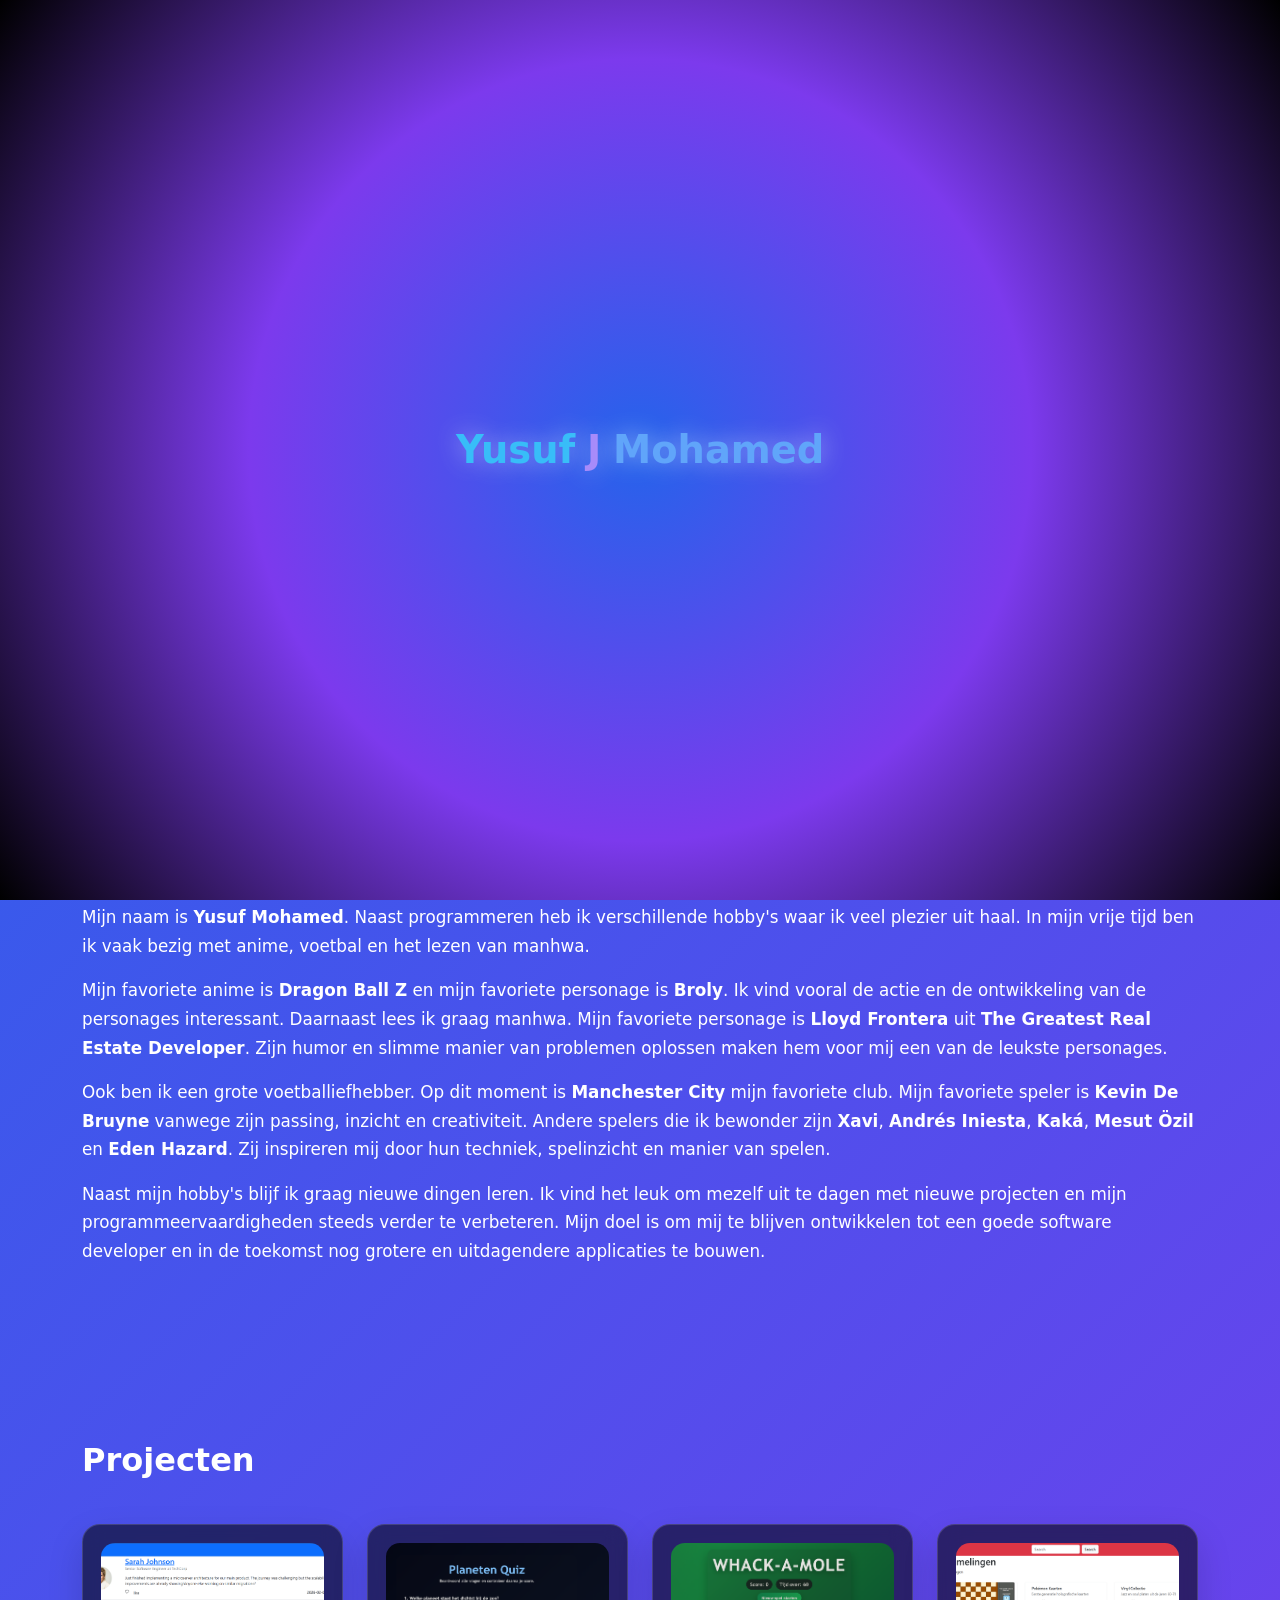
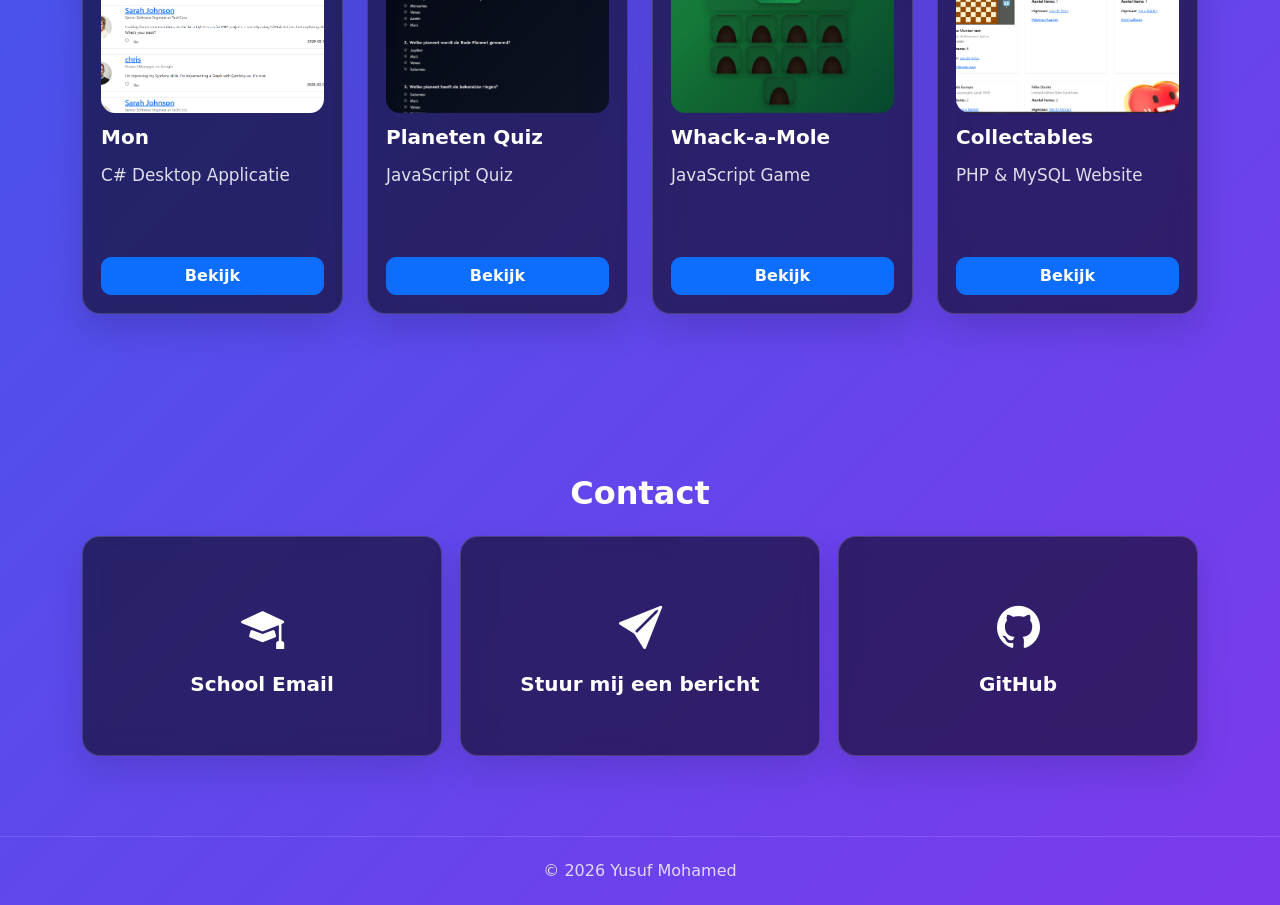
<file: index.html>
<!doctype html>
<html lang="nl" data-theme="dark">
<head>
    <meta charset="UTF-8">
    <meta name="viewport" content="width=device-width, initial-scale=1">

    <title>Yusuf Portfolio</title>

    <link href="https://cdn.jsdelivr.net/npm/bootstrap@5.3.8/dist/css/bootstrap.min.css" rel="stylesheet">
    <link href="https://cdn.jsdelivr.net/npm/bootstrap-icons@1.11.3/font/bootstrap-icons.css" rel="stylesheet">
    <link href="https://unpkg.com/aos@2.3.1/dist/aos.css" rel="stylesheet">

    <link href="main.css" rel="stylesheet">
</head>

<body>

<div id="startscreen">
    <div class="name-container">
        <span class="name-left">Yusuf</span>
        <span class="name-middle">J</span>
        <span class="name-right">Mohamed</span>
    </div>
</div>

<nav class="navbar navbar-expand-lg fixed-top nav-blur">
    <div class="container">

        <a class="navbar-brand fw-bold" href="index.html">Yusuf</a>

        <button class="navbar-toggler text-white" type="button" data-bs-toggle="collapse" data-bs-target="#navMenu">
            <i class="bi bi-list"></i>
        </button>

        <div class="collapse navbar-collapse" id="navMenu">

            <ul class="navbar-nav ms-auto text-center gap-2">
                <li class="nav-item"><a class="nav-link" href="#about">Over mij</a></li>
                <li class="nav-item"><a class="nav-link" href="#projects">Projecten</a></li>
                <li class="nav-item"><a class="nav-link" href="over.html">Over website</a></li>
                <li class="nav-item"><a class="nav-link" href="reflectie.html">Reflectie</a></li>
                <li class="nav-item"><a class="nav-link" href="#contact">Contact</a></li>
            </ul>

            <button id="themeToggle" class="btn btn-sm ms-lg-3 mt-3 mt-lg-0">
                <i class="bi bi-moon-stars"></i>
            </button>

        </div>

    </div>
</nav>

<section id="hero" class="hero">
    <div class="container text-center" data-aos="fade-up">
        <h1 class="multi-welcome">
            <span id="welcomeText"></span>
        </h1>
        <p class="lead">Ik ben Yusuf • Software Developer in opleiding</p>
    </div>
</section>

<section id="about" class="section">
    <div class="container" data-aos="fade-up">

        <h2>Over mij</h2>

        <p>
            Mijn naam is <strong>Yusuf Mohamed</strong>. Naast programmeren heb ik verschillende hobby's waar ik veel plezier uit haal. In mijn vrije tijd ben ik vaak bezig met anime, voetbal en het lezen van manhwa.
        </p>

        <p>
            Mijn favoriete anime is <strong>Dragon Ball Z</strong> en mijn favoriete personage is <strong>Broly</strong>. Ik vind vooral de actie en de ontwikkeling van de personages interessant. Daarnaast lees ik graag manhwa. Mijn favoriete personage is <strong>Lloyd Frontera</strong> uit <strong>The Greatest Real Estate Developer</strong>. Zijn humor en slimme manier van problemen oplossen maken hem voor mij een van de leukste personages.
        </p>

        <p>
            Ook ben ik een grote voetballiefhebber. Op dit moment is <strong>Manchester City</strong> mijn favoriete club. Mijn favoriete speler is <strong>Kevin De Bruyne</strong> vanwege zijn passing, inzicht en creativiteit. Andere spelers die ik bewonder zijn <strong>Xavi</strong>, <strong>Andrés Iniesta</strong>, <strong>Kaká</strong>, <strong>Mesut Özil</strong> en <strong>Eden Hazard</strong>. Zij inspireren mij door hun techniek, spelinzicht en manier van spelen.
        </p>

        <p>
            Naast mijn hobby's blijf ik graag nieuwe dingen leren. Ik vind het leuk om mezelf uit te dagen met nieuwe projecten en mijn programmeervaardigheden steeds verder te verbeteren. Mijn doel is om mij te blijven ontwikkelen tot een goede software developer en in de toekomst nog grotere en uitdagendere applicaties te bouwen.
        </p>

    </div>
</section>

<section id="projects" class="section">
    <div class="container">

        <h2 data-aos="fade-up">Projecten</h2>

        <div class="row g-4 mt-3">

            <div class="col-12 col-sm-6 col-lg-3">
                <div class="project-card">
                    <img src="images/mon-in.png" class="project-img" alt="Mon">
                    <h5>Mon</h5>
                    <p>C# Desktop Applicatie</p>
                    <a href="mon.html" class="btn btn-primary w-100">
                        Bekijk
                    </a>
                </div>
            </div>

            <div class="col-12 col-sm-6 col-lg-3">
                <div class="project-card">
                    <img src="images/planet.png" class="project-img" alt="Planeten Quiz">
                    <h5>Planeten Quiz</h5>
                    <p>JavaScript Quiz</p>
                    <a href="Planeten.html" class="btn btn-primary w-100">
                        Bekijk
                    </a>
                </div>
            </div>

            <div class="col-12 col-sm-6 col-lg-3">
                <div class="project-card">
                    <img src="images/Whack-a-Mole.png" class="project-img" alt="Whack-a-Mole">
                    <h5>Whack-a-Mole</h5>
                    <p>JavaScript Game</p>
                    <a href="whack.html" class="btn btn-primary w-100">
                        Bekijk
                    </a>
                </div>
            </div>

            <div class="col-12 col-sm-6 col-lg-3">
                <div class="project-card">
                    <img src="images/collectables.png" class="project-img" alt="Collectables">
                    <h5>Collectables</h5>
                    <p>PHP & MySQL Website</p>
                    <a href="collectables.html" class="btn btn-primary w-100">
                        Bekijk
                    </a>
                </div>
            </div>

        </div>
</section>

    <section id="contact" class="section">
    <div class="container text-center">

        <h2 data-aos="fade-up">Contact</h2>

        <div class="contact-grid mt-4">

            <a href="mailto:302872580@student.rocmondriaan.nl"
               class="contact-card"
               data-aos="fade-up">

                <i class="bi bi-mortarboard-fill"></i>

                <h5>School Email</h5>

            </a>

            <a href="contact.html"
               class="contact-card"
               data-aos="fade-up"
               data-aos-delay="100">

                <i class="bi bi-send-fill"></i>

                <h5>Stuur mij een bericht</h5>

            </a>

            <a href="https://github.com/YusufJimaaleMohamed"
               target="_blank"
               class="contact-card"
               data-aos="fade-up"
               data-aos-delay="200">

                <i class="bi bi-github"></i>

                <h5>GitHub</h5>

            </a>

        </div>

    </div>
</section>


<footer class="site-footer">
    © 2026 Yusuf Mohamed
</footer>

<script src="https://cdn.jsdelivr.net/npm/bootstrap@5.3.8/dist/js/bootstrap.bundle.min.js"></script>
<script src="https://unpkg.com/aos@2.3.1/dist/aos.js"></script>
<script src="main.js"></script>

</body>
</html>
</file>
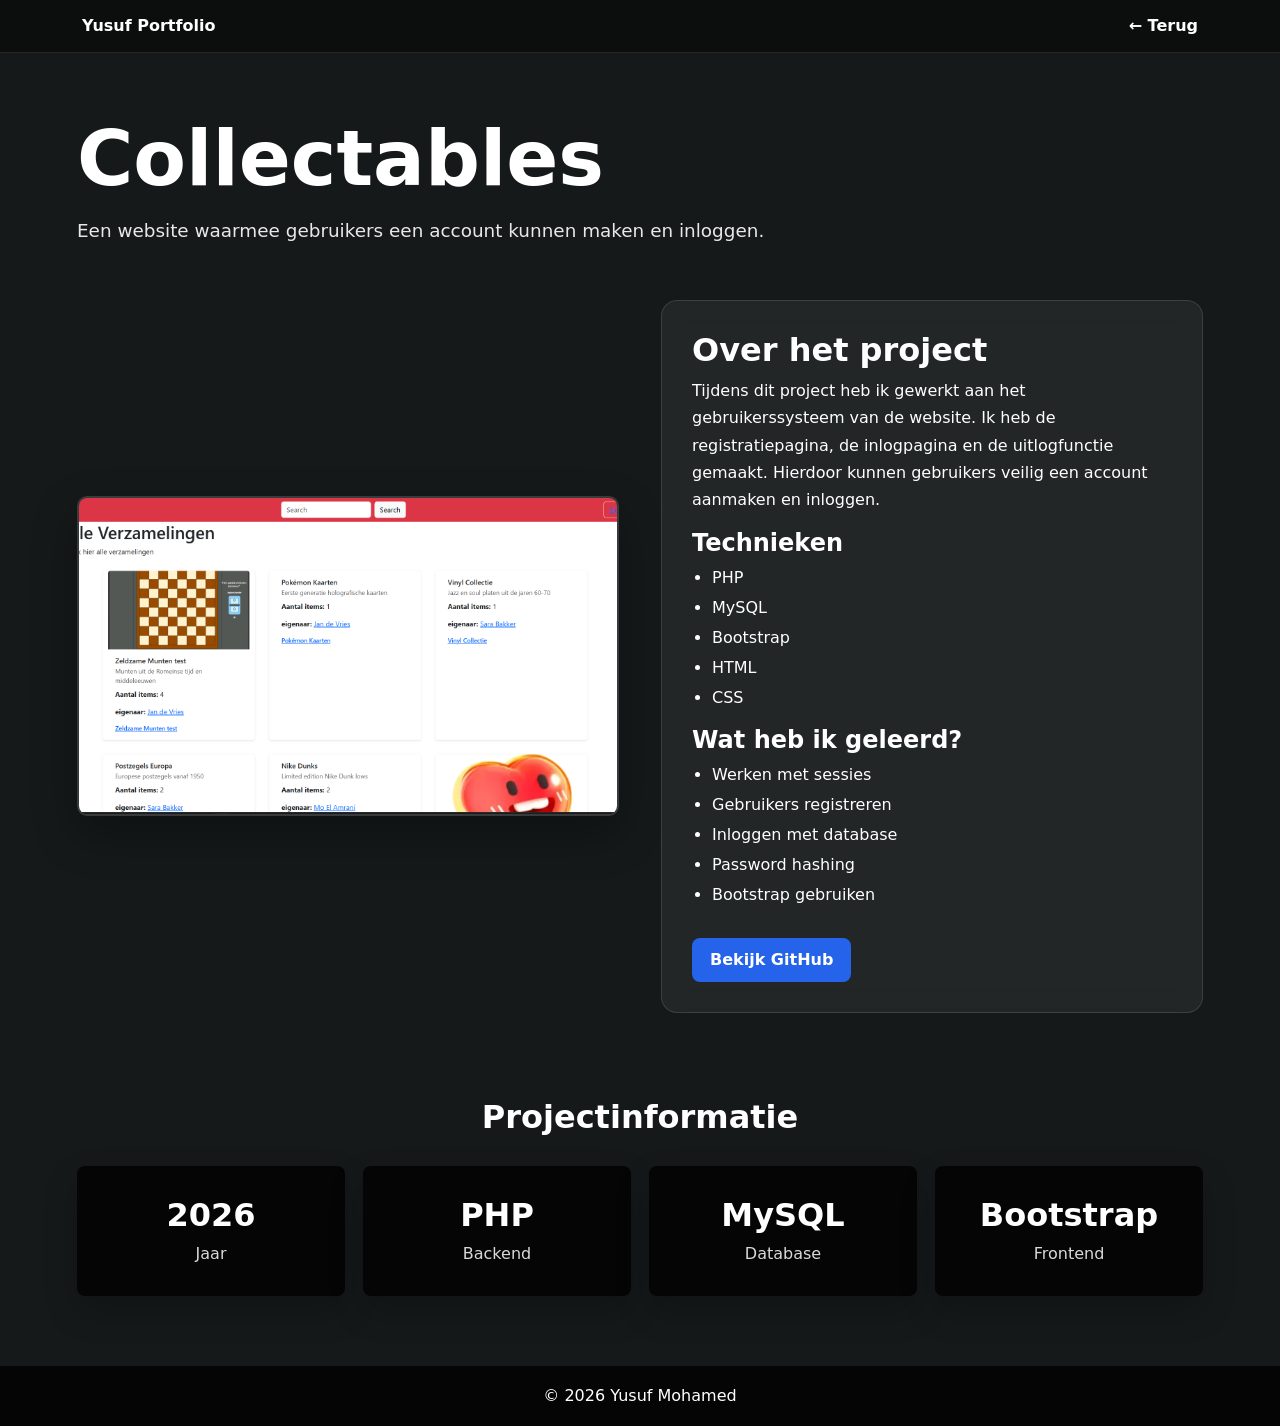
<file: collectables.html>
<!doctype html>
<html lang="nl">
<head>
  <meta charset="UTF-8">
  <meta name="viewport" content="width=device-width, initial-scale=1.0">
  <title>Collectables | Yusuf Portfolio</title>

  <link href="https://cdn.jsdelivr.net/npm/bootstrap@5.3.8/dist/css/bootstrap.min.css" rel="stylesheet">
  <link href="main.css" rel="stylesheet">
</head>

<body class="project-body">

<nav class="project-nav">
  <div class="container d-flex justify-content-between align-items-center">
    <strong>Yusuf Portfolio</strong>
    <a href="index.html">← Terug</a>
  </div>
</nav>

<section class="project-detail">

  <div class="container">

    <div class="project-title">
      <h1>Collectables</h1>

      <p>
        Een website waarmee gebruikers een account kunnen maken en inloggen.
      </p>

    </div>

    <div class="project-showcase">

      <img src="images/collectables.png" class="project-detail-img" alt="Collectables">

      <div class="project-text">

        <h2>Over het project</h2>

        <p>

          Tijdens dit project heb ik gewerkt aan het gebruikerssysteem van de website.
          Ik heb de registratiepagina, de inlogpagina en de uitlogfunctie gemaakt.
          Hierdoor kunnen gebruikers veilig een account aanmaken en inloggen.

        </p>

        <h4>Technieken</h4>

        <ul>
          <li>PHP</li>
          <li>MySQL</li>
          <li>Bootstrap</li>
          <li>HTML</li>
          <li>CSS</li>
        </ul>

        <h4>Wat heb ik geleerd?</h4>

        <ul>
          <li>Werken met sessies</li>
          <li>Gebruikers registreren</li>
          <li>Inloggen met database</li>
          <li>Password hashing</li>
          <li>Bootstrap gebruiken</li>
        </ul>

        <a href="https://github.com/ROCMondriaanTIN/sd25-project-p04-collectables-bigboycity"
           target="_blank"
           class="github-btn">

          Bekijk GitHub

        </a>

      </div>

    </div>

    <h2 class="project-info-title">

      Projectinformatie

    </h2>

    <div class="project-info-grid">

      <div class="info-box">
        <h3>2026</h3>
        <p>Jaar</p>
      </div>

      <div class="info-box">
        <h3>PHP</h3>
        <p>Backend</p>
      </div>

      <div class="info-box">
        <h3>MySQL</h3>
        <p>Database</p>
      </div>

      <div class="info-box">
        <h3>Bootstrap</h3>
        <p>Frontend</p>
      </div>

    </div>

  </div>

</section>

<footer class="project-footer">

  © 2026 Yusuf Mohamed

</footer>

</body>
</html>
</file>
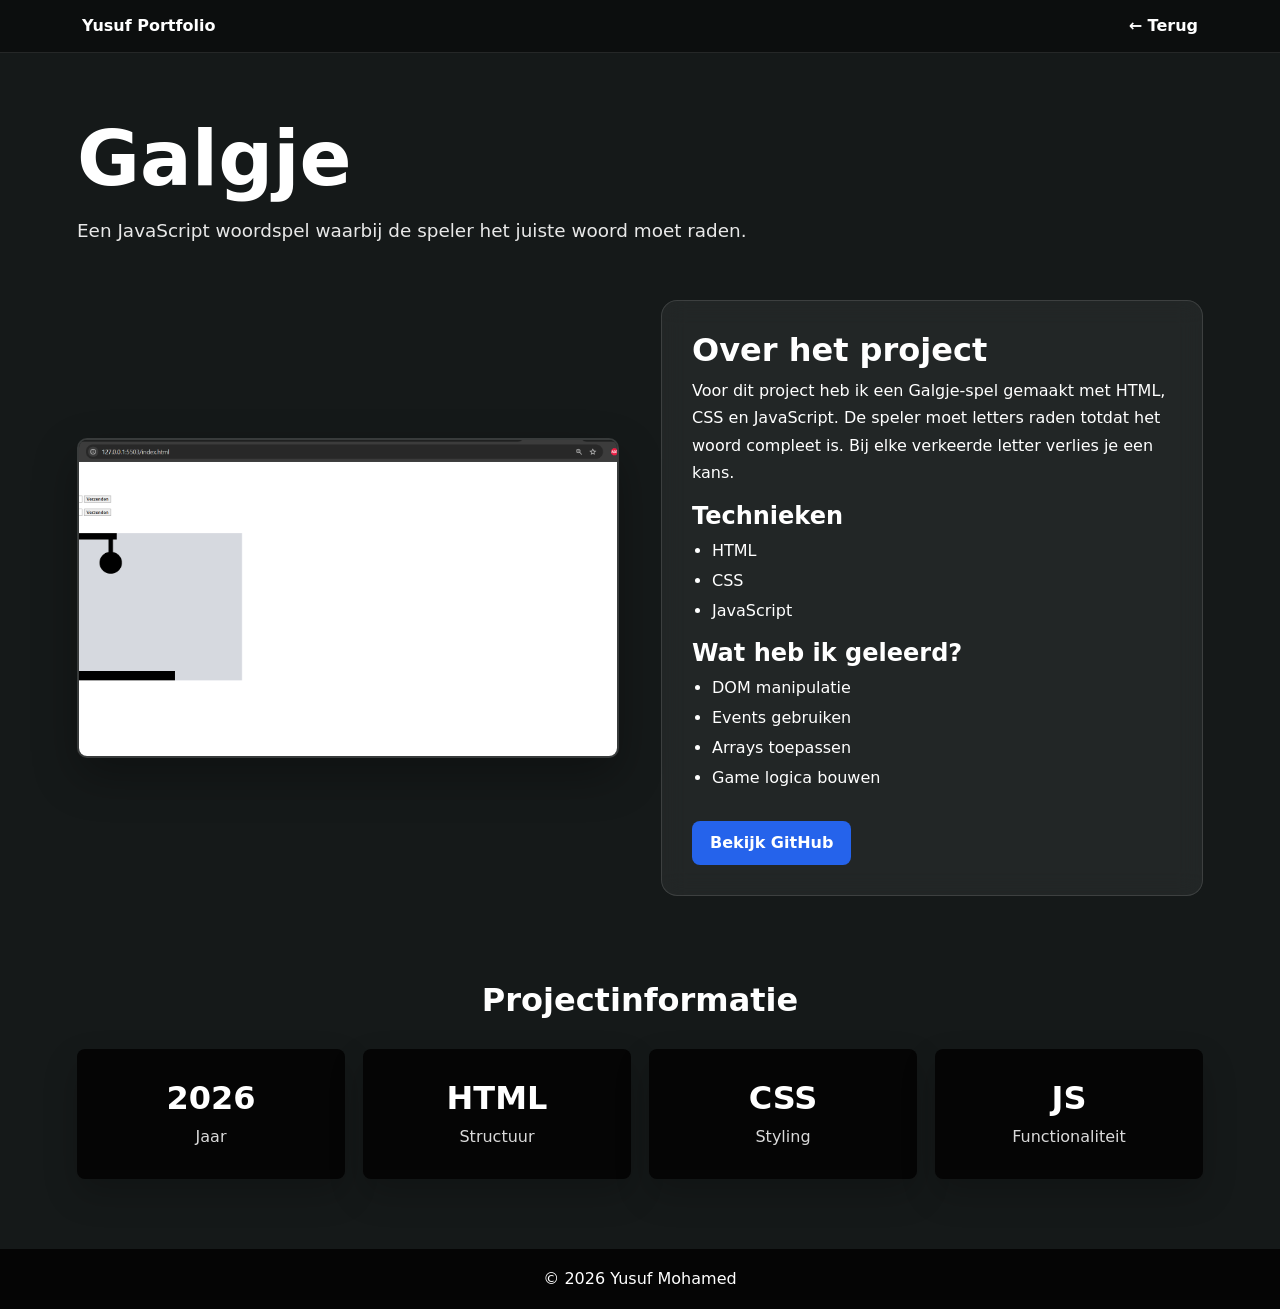
<file: galge.html>
<!doctype html>
<html lang="nl">
<head>
  <meta charset="UTF-8">
  <meta name="viewport" content="width=device-width, initial-scale=1.0">

  <title>Galgje | Yusuf Portfolio</title>

  <link href="https://cdn.jsdelivr.net/npm/bootstrap@5.3.8/dist/css/bootstrap.min.css" rel="stylesheet">
  <link href="main.css" rel="stylesheet">
</head>

<body class="project-body">

<nav class="project-nav">
  <div class="container d-flex justify-content-between align-items-center">
    <strong>Yusuf Portfolio</strong>

    <a href="index.html">← Terug</a>
  </div>
</nav>

<section class="project-detail">

  <div class="container">

    <div class="project-title">
      <h1>Galgje</h1>
      <p>Een JavaScript woordspel waarbij de speler het juiste woord moet raden.</p>
    </div>

    <div class="project-showcase">

      <img src="images/galge.png" class="project-detail-img" alt="Galgje">

      <div class="project-text">

        <h2>Over het project</h2>

        <p>
          Voor dit project heb ik een Galgje-spel gemaakt met HTML, CSS en JavaScript.
          De speler moet letters raden totdat het woord compleet is.
          Bij elke verkeerde letter verlies je een kans.
        </p>

        <h4>Technieken</h4>

        <ul>
          <li>HTML</li>
          <li>CSS</li>
          <li>JavaScript</li>
        </ul>

        <h4>Wat heb ik geleerd?</h4>

        <ul>
          <li>DOM manipulatie</li>
          <li>Events gebruiken</li>
          <li>Arrays toepassen</li>
          <li>Game logica bouwen</li>
        </ul>

        <a href="https://github.com/YusufJimaaleMohamed" target="_blank" class="github-btn">
          Bekijk GitHub
        </a>

      </div>

    </div>

    <h2 class="project-info-title">
      Projectinformatie
    </h2>

    <div class="project-info-grid">

      <div class="info-box">
        <h3>2026</h3>
        <p>Jaar</p>
      </div>

      <div class="info-box">
        <h3>HTML</h3>
        <p>Structuur</p>
      </div>

      <div class="info-box">
        <h3>CSS</h3>
        <p>Styling</p>
      </div>

      <div class="info-box">
        <h3>JS</h3>
        <p>Functionaliteit</p>
      </div>

    </div>

  </div>

</section>

<footer class="project-footer">
  © 2026 Yusuf Mohamed
</footer>

</body>
</html>
</file>
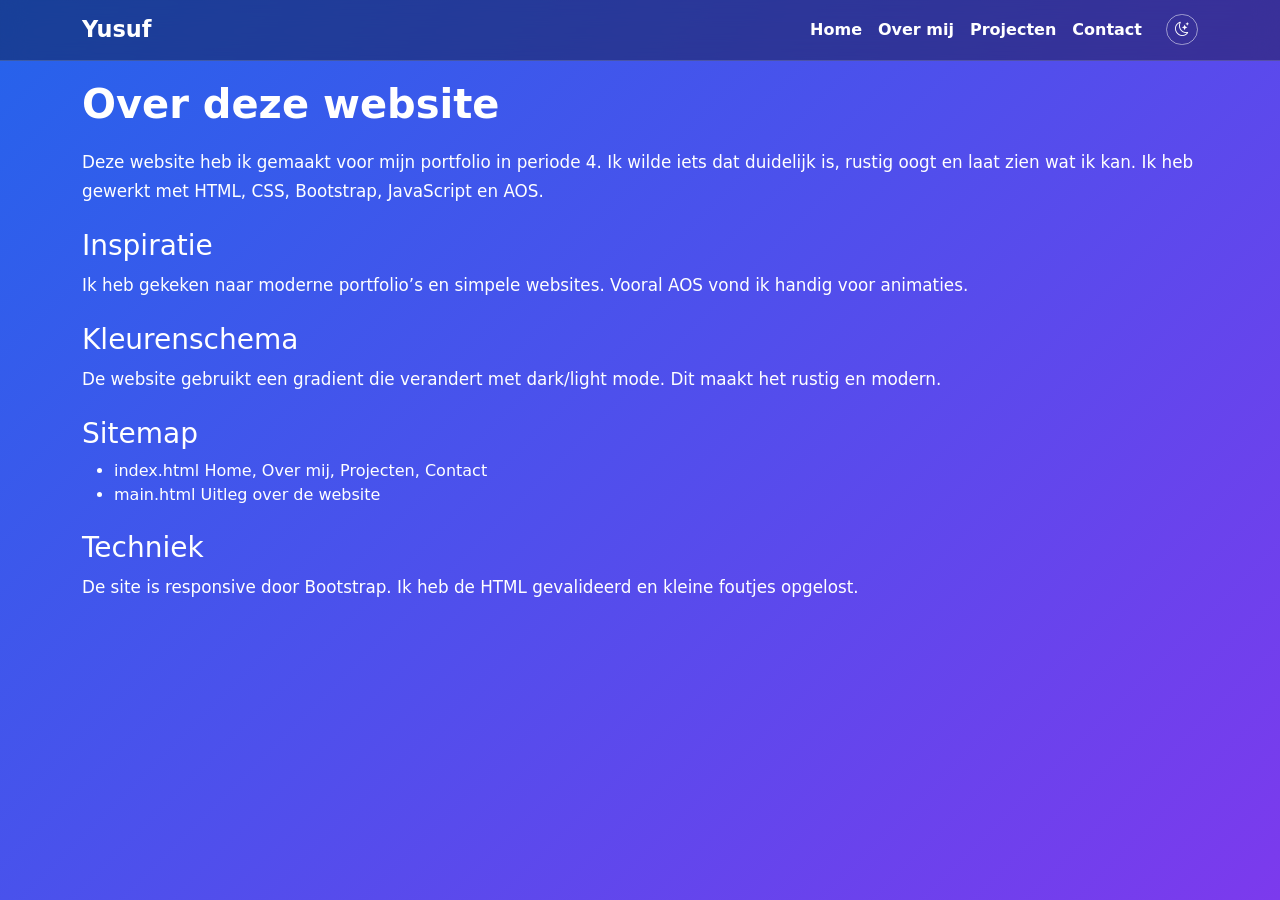
<file: main.html>
<!doctype html>
<html lang="nl" data-theme="light">
<head>
  <meta charset="UTF-8">
  <meta name="viewport" content="width=device-width, initial-scale=1">

  <title>Over deze website – Yusuf</title>

  <link href="https://cdn.jsdelivr.net/npm/bootstrap@5.3.8/dist/css/bootstrap.min.css" rel="stylesheet">
  <link href="https://cdn.jsdelivr.net/npm/bootstrap-icons@1.11.3/font/bootstrap-icons.css" rel="stylesheet">
  <link href="https://unpkg.com/aos@2.3.1/dist/aos.css" rel="stylesheet">

  <link rel="stylesheet" href="main.css">
</head>
<body>

<nav class="navbar navbar-expand-lg fixed-top nav-blur">
  <div class="container">
    <a class="navbar-brand fw-bold" href="index.html">Yusuf</a>

    <button class="navbar-toggler" type="button" data-bs-toggle="collapse" data-bs-target="#navMenu2">
      <span class="navbar-toggler-icon"></span>
    </button>

    <div class="collapse navbar-collapse" id="navMenu2">
      <ul class="navbar-nav ms-auto">
        <li class="nav-item"><a class="nav-link" href="index.html#hero">Home</a></li>
        <li class="nav-item"><a class="nav-link" href="index.html#about">Over mij</a></li>
        <li class="nav-item"><a class="nav-link" href="index.html#projects">Projecten</a></li>
        <li class="nav-item"><a class="nav-link" href="index.html#contact">Contact</a></li>
      </ul>
      <button id="themeToggle" class="btn btn-sm ms-3">
        <i class="bi bi-sun"></i>
      </button>
    </div>
  </div>
</nav>

<section class="section">
  <div class="container">

    <h1 class="section-title" data-aos="fade-up">Over deze website</h1>

    <p class="mt-3" data-aos="fade-up" data-aos-delay="100">
      Deze website heb ik gemaakt voor mijn portfolio in periode 4. Ik wilde iets dat duidelijk is,
      rustig oogt en laat zien wat ik kan. Ik heb gewerkt met HTML, CSS, Bootstrap, JavaScript en AOS.
    </p>

    <h3 class="mt-4" data-aos="fade-up">Inspiratie</h3>
    <p data-aos="fade-up" data-aos-delay="100">
      Ik heb gekeken naar moderne portfolio’s en simpele websites. Vooral AOS vond ik handig voor animaties.
    </p>

    <h3 class="mt-4" data-aos="fade-up">Kleurenschema</h3>
    <p data-aos="fade-up" data-aos-delay="100">
      De website gebruikt een gradient die verandert met dark/light mode. Dit maakt het rustig en modern.
    </p>

    <h3 class="mt-4" data-aos="fade-up">Sitemap</h3>
    <ul data-aos="fade-up" data-aos-delay="100">
      <li>index.html  Home, Over mij, Projecten, Contact</li>
      <li>main.html  Uitleg over de website</li>
    </ul>

    <h3 class="mt-4" data-aos="fade-up">Techniek</h3>
    <p data-aos="fade-up" data-aos-delay="100">
      De site is responsive door Bootstrap. Ik heb de HTML gevalideerd en kleine foutjes opgelost.
    </p>

  </div>
</section>

<script src="https://cdn.jsdelivr.net/npm/bootstrap@5.3.8/dist/js/bootstrap.bundle.min.js"></script>
<script src="https://unpkg.com/aos@2.3.1/dist/aos.js"></script>
<script src="main.js"></script>
</body>
</html>
</file>
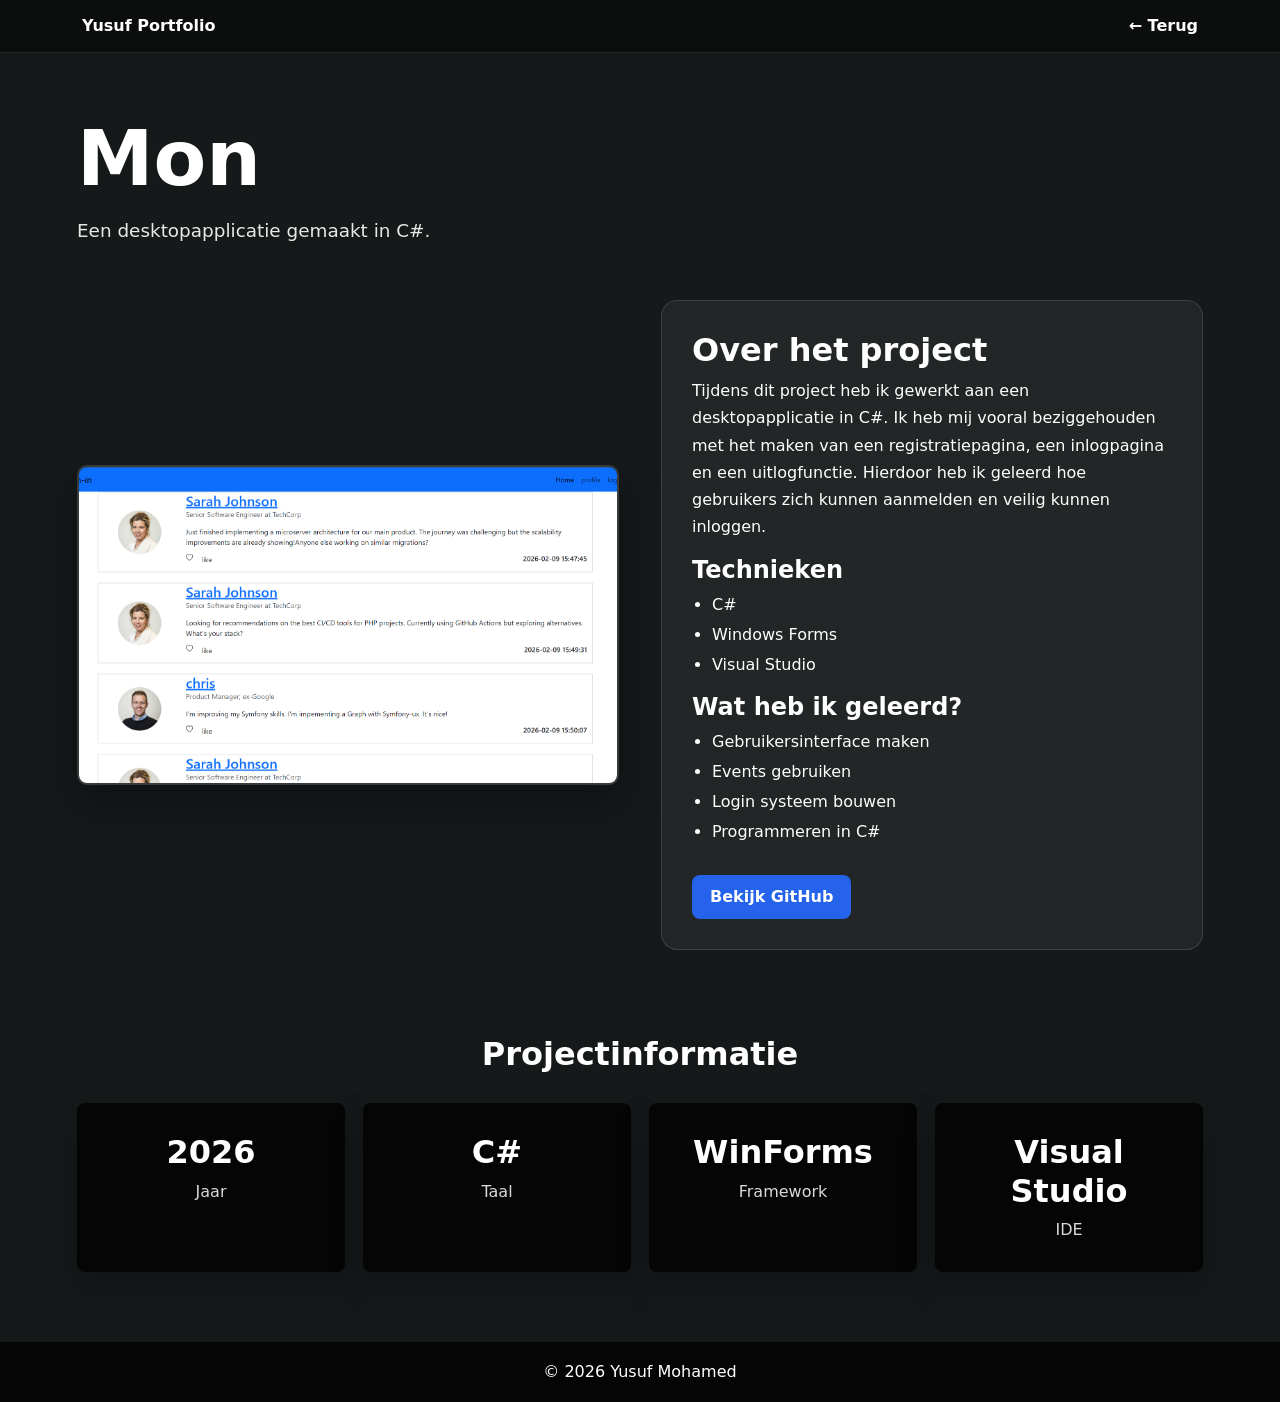
<file: mon.html>
<!doctype html>
<html lang="nl">
<head>
    <meta charset="UTF-8">
    <meta name="viewport" content="width=device-width, initial-scale=1.0">
    <title>Mon | Yusuf Portfolio</title>

    <link href="https://cdn.jsdelivr.net/npm/bootstrap@5.3.8/dist/css/bootstrap.min.css" rel="stylesheet">
    <link href="main.css" rel="stylesheet">
</head>

<body class="project-body">

<nav class="project-nav">
    <div class="container d-flex justify-content-between align-items-center">
        <strong>Yusuf Portfolio</strong>
        <a href="index.html">← Terug</a>
    </div>
</nav>

<section class="project-detail">

    <div class="container">

        <div class="project-title">

            <h1>Mon</h1>

            <p>
                Een desktopapplicatie gemaakt in C#.
            </p>

        </div>

        <div class="project-showcase">

            <img src="images/mon-in.png" class="project-detail-img" alt="Mon">

            <div class="project-text">

                <h2>Over het project</h2>

                <p>

                    Tijdens dit project heb ik gewerkt aan een desktopapplicatie in C#.
                    Ik heb mij vooral beziggehouden met het maken van een registratiepagina,
                    een inlogpagina en een uitlogfunctie.
                    Hierdoor heb ik geleerd hoe gebruikers zich kunnen aanmelden en veilig kunnen inloggen.

                </p>

                <h4>Technieken</h4>

                <ul>

                    <li>C#</li>
                    <li>Windows Forms</li>
                    <li>Visual Studio</li>

                </ul>

                <h4>Wat heb ik geleerd?</h4>

                <ul>

                    <li>Gebruikersinterface maken</li>
                    <li>Events gebruiken</li>
                    <li>Login systeem bouwen</li>
                    <li>Programmeren in C#</li>

                </ul>

                <a href="https://github.com/ROCMondriaanTIN/sd25-p03-proj-mon-in-cy"
                   target="_blank"
                   class="github-btn">

                    Bekijk GitHub

                </a>

            </div>

        </div>

        <h2 class="project-info-title">

            Projectinformatie

        </h2>

        <div class="project-info-grid">

            <div class="info-box">
                <h3>2026</h3>
                <p>Jaar</p>
            </div>

            <div class="info-box">
                <h3>C#</h3>
                <p>Taal</p>
            </div>

            <div class="info-box">
                <h3>WinForms</h3>
                <p>Framework</p>
            </div>

            <div class="info-box">
                <h3>Visual Studio</h3>
                <p>IDE</p>
            </div>

        </div>

    </div>

</section>

<footer class="project-footer">

    © 2026 Yusuf Mohamed

</footer>

</body>
</html>
</file>
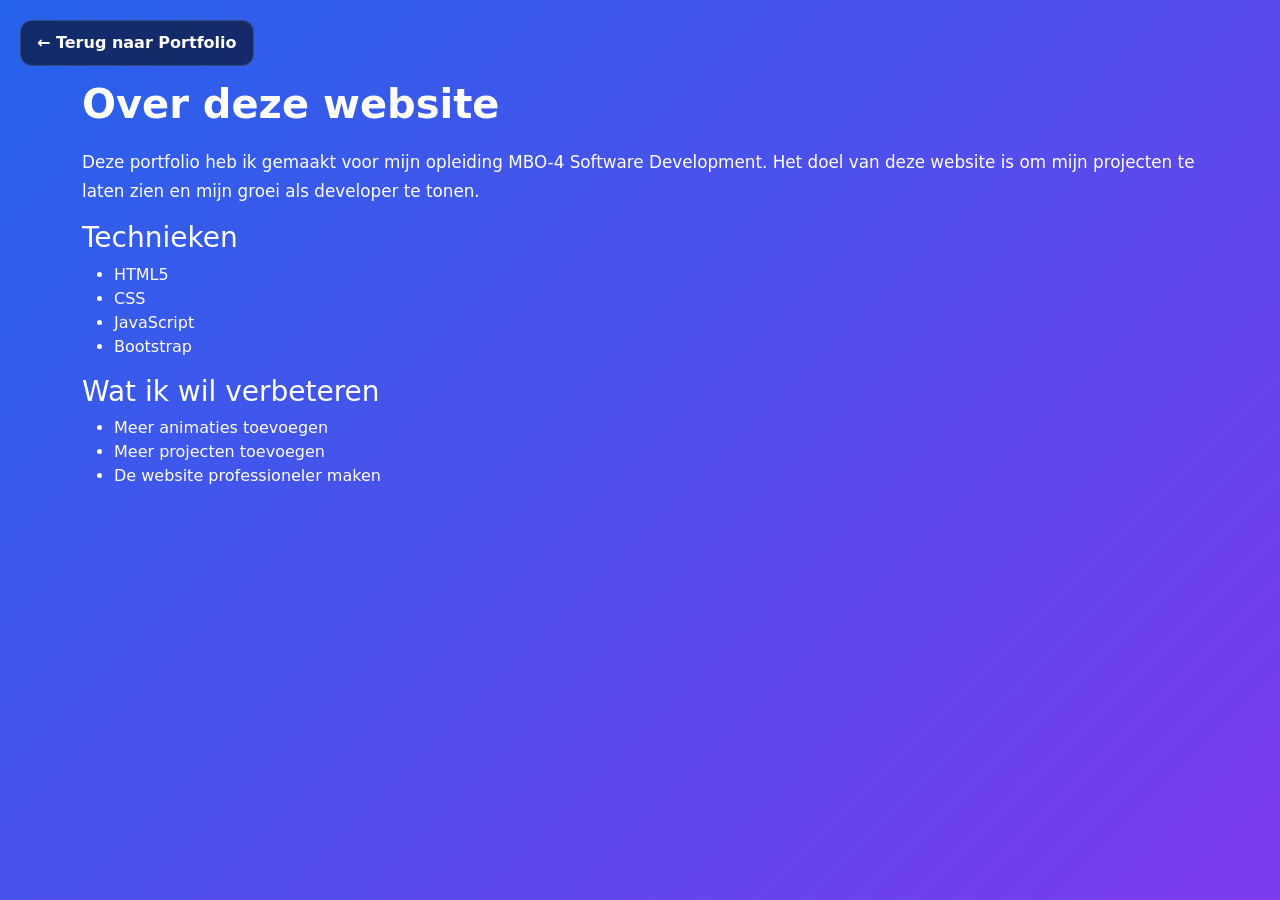
<file: over.html>
<!doctype html>
<html lang="nl" data-theme="dark">
<head>
    <meta charset="UTF-8">
    <meta name="viewport" content="width=device-width, initial-scale=1">

    <title>Over deze website – Yusuf</title>

    <link href="https://cdn.jsdelivr.net/npm/bootstrap@5.3.8/dist/css/bootstrap.min.css" rel="stylesheet">
    <link href="https://cdn.jsdelivr.net/npm/bootstrap-icons@1.11.3/font/bootstrap-icons.css" rel="stylesheet">
    <link href="main.css" rel="stylesheet">
</head>

<body>

<a href="index.html" class="back-btn">← Terug naar Portfolio</a>

<section class="section">
    <div class="container">

        <h1>Over deze website</h1>

        <p>
            Deze portfolio heb ik gemaakt voor mijn opleiding MBO-4 Software Development.
            Het doel van deze website is om mijn projecten te laten zien en mijn groei als developer te tonen.
        </p>

        <h3>Technieken</h3>
        <ul>
            <li>HTML5</li>
            <li>CSS</li>
            <li>JavaScript</li>
            <li>Bootstrap</li>
        </ul>

        <h3>Wat ik wil verbeteren</h3>
        <ul>
            <li>Meer animaties toevoegen</li>
            <li>Meer projecten toevoegen</li>
            <li>De website professioneler maken</li>
        </ul>

    </div>
</section>

</body>
</html>
</file>
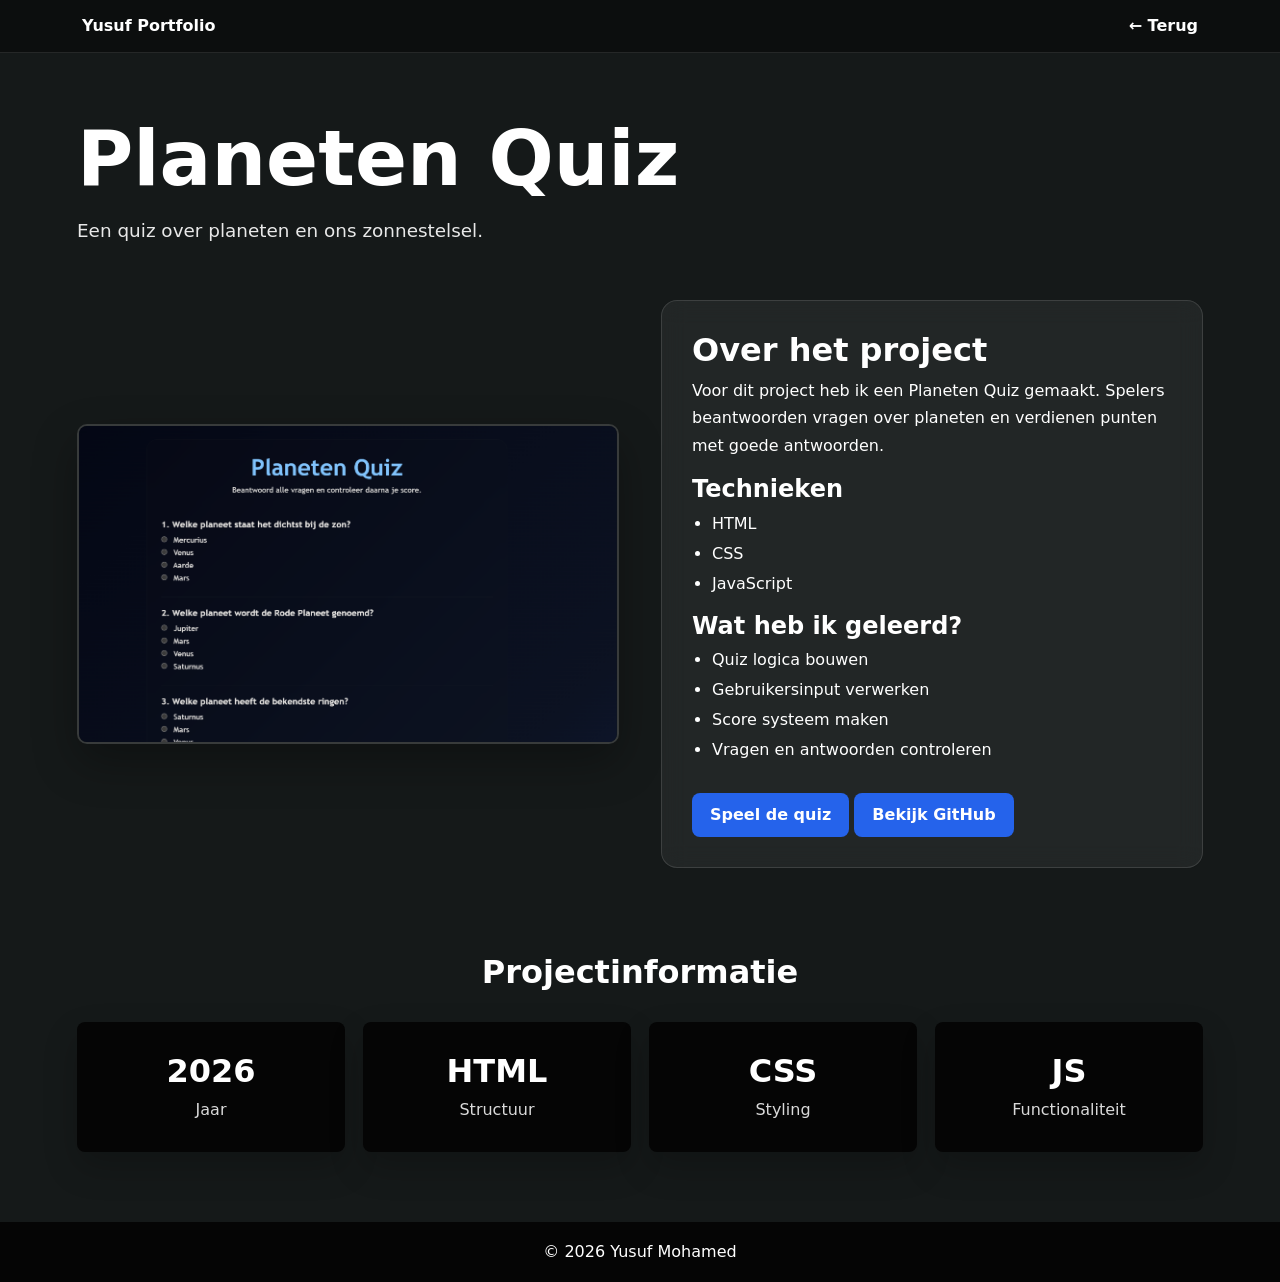
<file: Planeten.html>
<!doctype html>
<html lang="nl">
<head>
  <meta charset="UTF-8">
  <meta name="viewport" content="width=device-width, initial-scale=1.0">

  <title>Planeten Quiz </title>

  <link href="https://cdn.jsdelivr.net/npm/bootstrap@5.3.8/dist/css/bootstrap.min.css" rel="stylesheet">
  <link href="main.css" rel="stylesheet">
</head>

<body class="project-body">

<nav class="project-nav">
  <div class="container d-flex justify-content-between align-items-center">
    <strong>Yusuf Portfolio</strong>
    <a href="index.html">← Terug</a>
  </div>
</nav>

<section class="project-detail">
  <div class="container">

    <div class="project-title">
      <h1>Planeten Quiz</h1>
      <p>Een quiz over planeten en ons zonnestelsel.</p>
    </div>

    <div class="project-showcase">

      <img src="images/planet.png" class="project-detail-img" alt="Planeten Quiz">

      <div class="project-text">
        <h2>Over het project</h2>

        <p>
          Voor dit project heb ik een Planeten Quiz gemaakt.
          Spelers beantwoorden vragen over planeten en verdienen punten met goede antwoorden.
        </p>

        <h4>Technieken</h4>
        <ul>
          <li>HTML</li>
          <li>CSS</li>
          <li>JavaScript</li>
        </ul>

        <h4>Wat heb ik geleerd?</h4>
        <ul>
          <li>Quiz logica bouwen</li>
          <li>Gebruikersinput verwerken</li>
          <li>Score systeem maken</li>
          <li>Vragen en antwoorden controleren</li>
        </ul>

        <a href="https://yusufjimaalemohamed.github.io/Planeten-Quiz/"
           target="_blank"
           class="github-btn">
           Speel de quiz
        </a>

        <a href="https://github.com/YusufJimaaleMohamed/Planeten-Quiz"
           target="_blank"
           class="github-btn">
           Bekijk GitHub
        </a>
      </div>

    </div>

    <h2 class="project-info-title">Projectinformatie</h2>

    <div class="project-info-grid">
      <div class="info-box">
        <h3>2026</h3>
        <p>Jaar</p>
      </div>

      <div class="info-box">
        <h3>HTML</h3>
        <p>Structuur</p>
      </div>

      <div class="info-box">
        <h3>CSS</h3>
        <p>Styling</p>
      </div>

      <div class="info-box">
        <h3>JS</h3>
        <p>Functionaliteit</p>
      </div>
    </div>

  </div>
</section>

<footer class="project-footer">
  © 2026 Yusuf Mohamed
</footer>

</body>
</html>
</file>
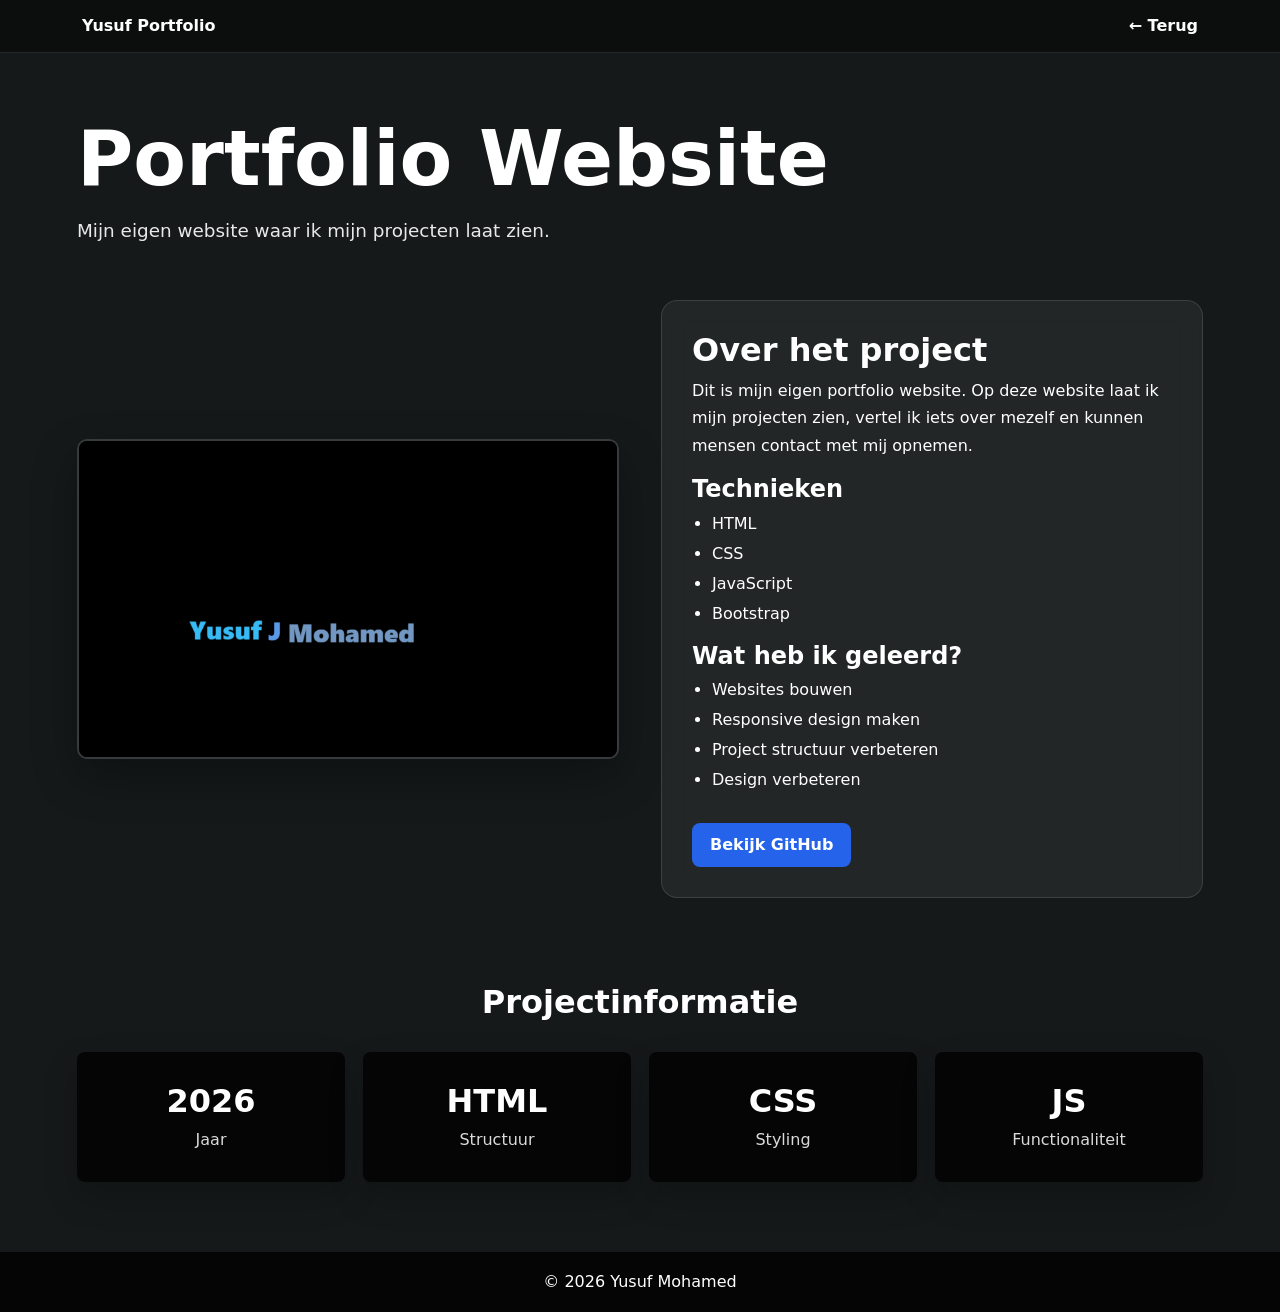
<file: portfolio.html>
<!doctype html>
<html lang="nl">
<head>
  <meta charset="UTF-8">
  <meta name="viewport" content="width=device-width, initial-scale=1.0">

  <title>Portfolio Website | Yusuf Portfolio</title>

  <link href="https://cdn.jsdelivr.net/npm/bootstrap@5.3.8/dist/css/bootstrap.min.css" rel="stylesheet">
  <link href="main.css" rel="stylesheet">
</head>

<body class="project-body">

<nav class="project-nav">
  <div class="container d-flex justify-content-between align-items-center">
    <strong>Yusuf Portfolio</strong>
    <a href="index.html">← Terug</a>
  </div>
</nav>

<section class="project-detail">
  <div class="container">

    <div class="project-title">
      <h1>Portfolio Website</h1>
      <p>Mijn eigen website waar ik mijn projecten laat zien.</p>
    </div>

    <div class="project-showcase">

      <img src="images/portfolio.png" class="project-detail-img" alt="Portfolio Website">

      <div class="project-text">
        <h2>Over het project</h2>

        <p>
          Dit is mijn eigen portfolio website. Op deze website laat ik mijn projecten zien,
          vertel ik iets over mezelf en kunnen mensen contact met mij opnemen.
        </p>

        <h4>Technieken</h4>
        <ul>
          <li>HTML</li>
          <li>CSS</li>
          <li>JavaScript</li>
          <li>Bootstrap</li>
        </ul>

        <h4>Wat heb ik geleerd?</h4>
        <ul>
          <li>Websites bouwen</li>
          <li>Responsive design maken</li>
          <li>Project structuur verbeteren</li>
          <li>Design verbeteren</li>
        </ul>

        <a href="https://github.com/YusufJimaaleMohamed/YusufJimaaleMohamed.github.io" target="_blank" class="github-btn">
          Bekijk GitHub
        </a>
      </div>

    </div>

    <h2 class="project-info-title">Projectinformatie</h2>

    <div class="project-info-grid">
      <div class="info-box">
        <h3>2026</h3>
        <p>Jaar</p>
      </div>

      <div class="info-box">
        <h3>HTML</h3>
        <p>Structuur</p>
      </div>

      <div class="info-box">
        <h3>CSS</h3>
        <p>Styling</p>
      </div>

      <div class="info-box">
        <h3>JS</h3>
        <p>Functionaliteit</p>
      </div>
    </div>

  </div>
</section>

<footer class="project-footer">
  © 2026 Yusuf Mohamed
</footer>

</body>
</html>
</file>
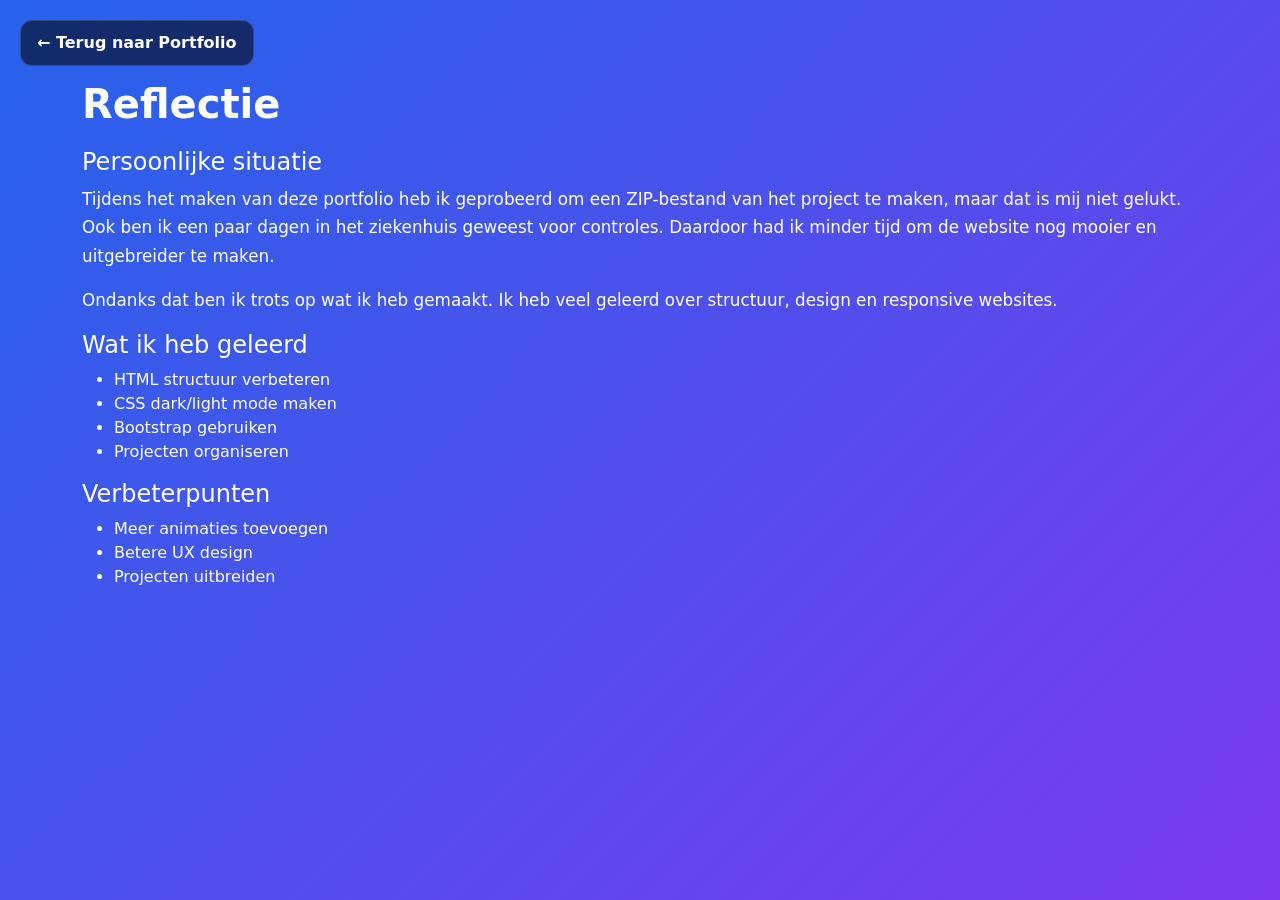
<file: reflectie.html>
<!doctype html>
<html lang="nl" data-theme="dark">
<head>
    <meta charset="UTF-8">
    <meta name="viewport" content="width=device-width, initial-scale=1">

    <title>Reflectie – Yusuf Portfolio</title>

    <link href="https://cdn.jsdelivr.net/npm/bootstrap@5.3.8/dist/css/bootstrap.min.css" rel="stylesheet">
    <link href="main.css" rel="stylesheet">
</head>

<body>

<a href="index.html" class="back-btn">← Terug naar Portfolio</a>

<section class="section">
    <div class="container">

        <h1>Reflectie</h1>

        <h4>Persoonlijke situatie</h4>

        <p>
            Tijdens het maken van deze portfolio heb ik geprobeerd om een ZIP-bestand van het project te maken,
            maar dat is mij niet gelukt. Ook ben ik een paar dagen in het ziekenhuis geweest voor controles.
            Daardoor had ik minder tijd om de website nog mooier en uitgebreider te maken.
        </p>

        <p>
            Ondanks dat ben ik trots op wat ik heb gemaakt. Ik heb veel geleerd over structuur, design en responsive websites.
        </p>

        <h4>Wat ik heb geleerd</h4>
        <ul>
            <li>HTML structuur verbeteren</li>
            <li>CSS dark/light mode maken</li>
            <li>Bootstrap gebruiken</li>
            <li>Projecten organiseren</li>
        </ul>

        <h4>Verbeterpunten</h4>
        <ul>
            <li>Meer animaties toevoegen</li>
            <li>Betere UX design</li>
            <li>Projecten uitbreiden</li>
        </ul>

    </div>
</section>

</body>
</html>
</file>
<file: main.css>
:root {
    --bg: linear-gradient(135deg, #dbeafe, #ede9fe);
    --text: #111827;
    --card: rgba(255, 255, 255, 0.85);
    --nav: rgba(0, 0, 0, 0.25);
    --border: rgba(255, 255, 255, 0.25);
}

[data-theme="dark"] {
    --bg: linear-gradient(135deg, #2563eb, #7c3aed);
    --text: #ffffff;
    --card: rgba(0, 0, 0, 0.55);
    --nav: rgba(0, 0, 0, 0.35);
    --border: rgba(255, 255, 255, 0.15);
}

* {
    box-sizing: border-box;
}

html {
    scroll-behavior: smooth;
}

body {
    margin: 0;
    font-family: system-ui, Arial, sans-serif;
    background: var(--bg);
    color: var(--text);
    min-height: 100vh;
}

.nav-blur {
    background: var(--nav);
    backdrop-filter: blur(12px);
    border-bottom: 1px solid var(--border);
}

.navbar-brand,
.nav-link,
#themeToggle {
    color: white !important;
}

.navbar-brand {
    font-size: 1.4rem;
    font-weight: 800;
}

.nav-link {
    font-weight: 600;
}

.nav-link:hover {
    color: #dbeafe !important;
}

.navbar-toggler {
    border-color: rgba(255, 255, 255, 0.7);
}

.navbar-toggler:focus {
    box-shadow: none;
}

.navbar-toggler i {
    color: white;
    font-size: 1.8rem;
}

#themeToggle {
    border: 1px solid rgba(255, 255, 255, 0.5);
    border-radius: 999px;
}


#startscreen {
    position: fixed;
    inset: 0;
    background: radial-gradient(circle at center, #2563eb, #7c3aed, #000);
    display: flex;
    align-items: center;
    justify-content: center;
    z-index: 9999;
}

#startscreen.hide {
    animation: fadeOut 1s ease forwards;
    pointer-events: none;
}

.name-container {
    display: flex;
    gap: 12px;
    font-size: 2.4rem;
    font-weight: 900;
    color: white;
    text-shadow: 0 0 25px rgba(255, 255, 255, 0.45);
}

.name-left {
    color: #38bdf8;
    animation: pop 1s ease forwards;
}

.name-middle {
    color: #a78bfa;
    animation: pop 1s ease 0.2s forwards;
    opacity: 0;
}

.name-right {
    color: #60a5fa;
    animation: pop 1s ease 0.4s forwards;
    opacity: 0;
}


.hero {
    min-height: 85vh;
    display: flex;
    align-items: center;
    justify-content: center;
    padding: 130px 20px 70px;
    text-align: center;
}

.multi-welcome {
    font-size: clamp(40px, 8vw, 90px);
    font-weight: 900;
    letter-spacing: 4px;
    color: #fff;
    text-shadow: 0 6px 30px rgba(0,0,0,0.35);
}

#welcomeText {
    border-right: 3px solid #fff;
    padding-right: 8px;
    animation: blinkCursor .7s infinite;
}

.hero .lead {
    font-size: 1.25rem;
    opacity: 0.95;
}

.section {
    padding: 80px 20px;
}

.section h1,
.section h2 {
    font-weight: 900;
    margin-bottom: 20px;
}

.section p {
    font-size: 1.05rem;
    line-height: 1.7;
}

img {
    max-width: 100%;
    height: auto;
    display: block;
}

.project-card {
    background: var(--card);
    border: 1px solid var(--border);
    border-radius: 18px;
    padding: 18px;
    transition: 0.3s ease;
    display: flex;
    flex-direction: column;
    gap: 12px;
    align-items: flex-start;
    text-align: left;
    height: 100%;
    min-height: 390px;
    backdrop-filter: blur(10px);
    box-shadow: 0 15px 35px rgba(0,0,0,0.15);
}

.project-card:hover {
    transform: translateY(-8px);
}

.project-img {
    width: 100%;
    max-width: 100%;
    height: 170px;
    object-fit: cover;
    border-radius: 14px;
    margin: 0 auto;
}

.project-card h5 {
    font-weight: 800;
    margin: 0;
}

.project-card p {
    opacity: 0.85;
    margin-bottom: 5px;
}

.project-card .btn {
    margin-top: auto;
    border-radius: 10px;
    font-weight: 700;
}

.contact-grid {
    display: grid;
    grid-template-columns: repeat(auto-fit, minmax(220px, 1fr));
    gap: 18px;
}

.contact-card {
    background: var(--card);
    border: 1px solid var(--border);
    min-height: 220px;
    padding: 24px;
    border-radius: 18px;
    text-decoration: none;
    color: var(--text);
    text-align: center;
    transition: 0.3s ease;
    display: flex;
    flex-direction: column;
    justify-content: center;
    align-items: center;
    gap: 10px;
    backdrop-filter: blur(10px);
    box-shadow: 0 15px 35px rgba(0,0,0,0.12);
}

.contact-card:hover {
    transform: translateY(-6px);
    color: var(--text);
}

.contact-card i {
    font-size: 2.7rem;
}

.contact-card h5 {
    margin: 0;
    font-weight: 800;
}


.contact-form-card {
    background: var(--card);
    color: var(--text);
    border: 1px solid var(--border);
    border-radius: 18px;
    padding: 28px;
    backdrop-filter: blur(10px);
    box-shadow: 0 18px 45px rgba(0,0,0,0.15);
}

.contact-form-card h3 {
    font-weight: 900;
}

.contact-form-card input,
.contact-form-card textarea {
    border-radius: 10px;
}

.back-btn {
    position: fixed;
    top: 20px;
    left: 20px;
    display: inline-flex;
    align-items: center;
    gap: 8px;
    padding: 10px 16px;
    background: var(--card);
    color: var(--text);
    text-decoration: none;
    font-weight: 700;
    border-radius: 12px;
    border: 1px solid var(--border);
    backdrop-filter: blur(10px);
    z-index: 999;
    transition: 0.25s ease;
}

.back-btn:hover {
    transform: translateX(-6px);
    color: var(--text);
}

.project-body {
    background: #151919;
    color: white;
    min-height: 100vh;
}

.project-nav {
    background: rgba(0,0,0,0.45);
    padding: 14px 0;
    border-bottom: 1px solid rgba(255,255,255,0.1);
}

.project-nav strong,
.project-nav a {
    color: white;
    text-decoration: none;
    font-weight: 800;
}

.project-nav a:hover {
    color: #93c5fd;
}

.project-detail {
    padding: 60px 20px 70px;
}

.project-detail .container {
    max-width: 1150px;
}

.project-title {
    margin-bottom: 55px;
}

.project-title h1 {
    font-size: clamp(2.8rem, 6vw, 4.8rem);
    font-weight: 900;
    margin-bottom: 12px;
}

.project-title p {
    font-size: 1.15rem;
    opacity: 0.9;
}

.project-showcase {
    display: grid;
    grid-template-columns: 1fr 1fr;
    gap: 42px;
    align-items: center;
}

.project-detail-img {
    width: 100%;
    height: 320px;
    object-fit: cover;
    border-radius: 10px;
    border: 2px solid rgba(255,255,255,0.15);
    box-shadow: 0 18px 45px rgba(0,0,0,0.3);
}

.project-text {
    background: rgba(255,255,255,0.06);
    border: 1px solid rgba(255,255,255,0.12);
    border-radius: 16px;
    padding: 30px;
    backdrop-filter: blur(12px);
}

.project-text h2,
.project-text h4 {
    font-weight: 900;
}

.project-text p {
    line-height: 1.7;
}

.project-text ul {
    padding-left: 20px;
}

.project-text li {
    margin-bottom: 6px;
}

.github-btn {
    display: inline-block;
    background: #2563eb;
    color: white;
    padding: 10px 18px;
    border-radius: 8px;
    text-decoration: none;
    margin-top: 15px;
    font-weight: 800;
    transition: 0.3s ease;
}

.github-btn:hover {
    background: #1d4ed8;
    color: white;
    transform: translateY(-3px);
}

.project-info-title {
    text-align: center;
    margin: 85px 0 30px;
    font-weight: 900;
}

.project-info-grid {
    display: grid;
    grid-template-columns: repeat(4, 1fr);
    gap: 18px;
}

.info-box {
    background: #050505;
    padding: 30px 20px;
    text-align: center;
    border-radius: 8px;
    box-shadow: 0 15px 35px rgba(0,0,0,0.2);
}

.info-box h3 {
    font-weight: 900;
    margin: 0;
    font-size: 2rem;
}

.info-box p {
    margin: 8px 0 0;
    opacity: 0.85;
}

.project-footer {
    background: #050505;
    text-align: center;
    padding: 18px;
    color: white;
}

.project-page {
    padding: 100px 20px 60px;
    max-width: 900px;
    margin: 0 auto;
}

.detail-img {
    width: 100%;
    max-width: 600px;
    border-radius: 18px;
    margin: 25px 0;
}

.site-footer {
    text-align: center;
    padding: 22px;
    opacity: 0.8;
    border-top: 1px solid var(--border);
}

@keyframes pop {
    from {
        opacity: 0;
        transform: scale(0.6) translateY(30px);
    }

    to {
        opacity: 1;
        transform: scale(1) translateY(0);
    }
}

@keyframes fadeOut {
    to {
        opacity: 0;
        visibility: hidden;
        transform: scale(1.1);
    }
}

@keyframes blinkCursor {
    0% {
        border-color: transparent;
    }

    50% {
        border-color: white;
    }

    100% {
        border-color: transparent;
    }
}


@media (max-width: 900px) {
    .project-showcase {
        grid-template-columns: 1fr;
    }

    .project-detail-img {
        height: 260px;
    }

    .project-info-grid {
        grid-template-columns: 1fr 1fr;
    }
}

@media (max-width: 600px) {
    .hero {
        min-height: 75vh;
        padding-top: 115px;
    }

    .multi-welcome {
        font-size: 2.8rem;
        letter-spacing: 2px;
    }

    .project-img {
        height: 150px;
    }

    .name-container {
        font-size: 1.8rem;
    }

    .section {
        padding: 60px 16px;
    }

    .contact-grid {
        grid-template-columns: 1fr;
    }

    .project-info-grid {
        grid-template-columns: 1fr;
    }

    .project-title h1 {
        font-size: 2.7rem;
    }

    .project-detail {
        padding: 45px 16px 60px;
    }
}
</file>
